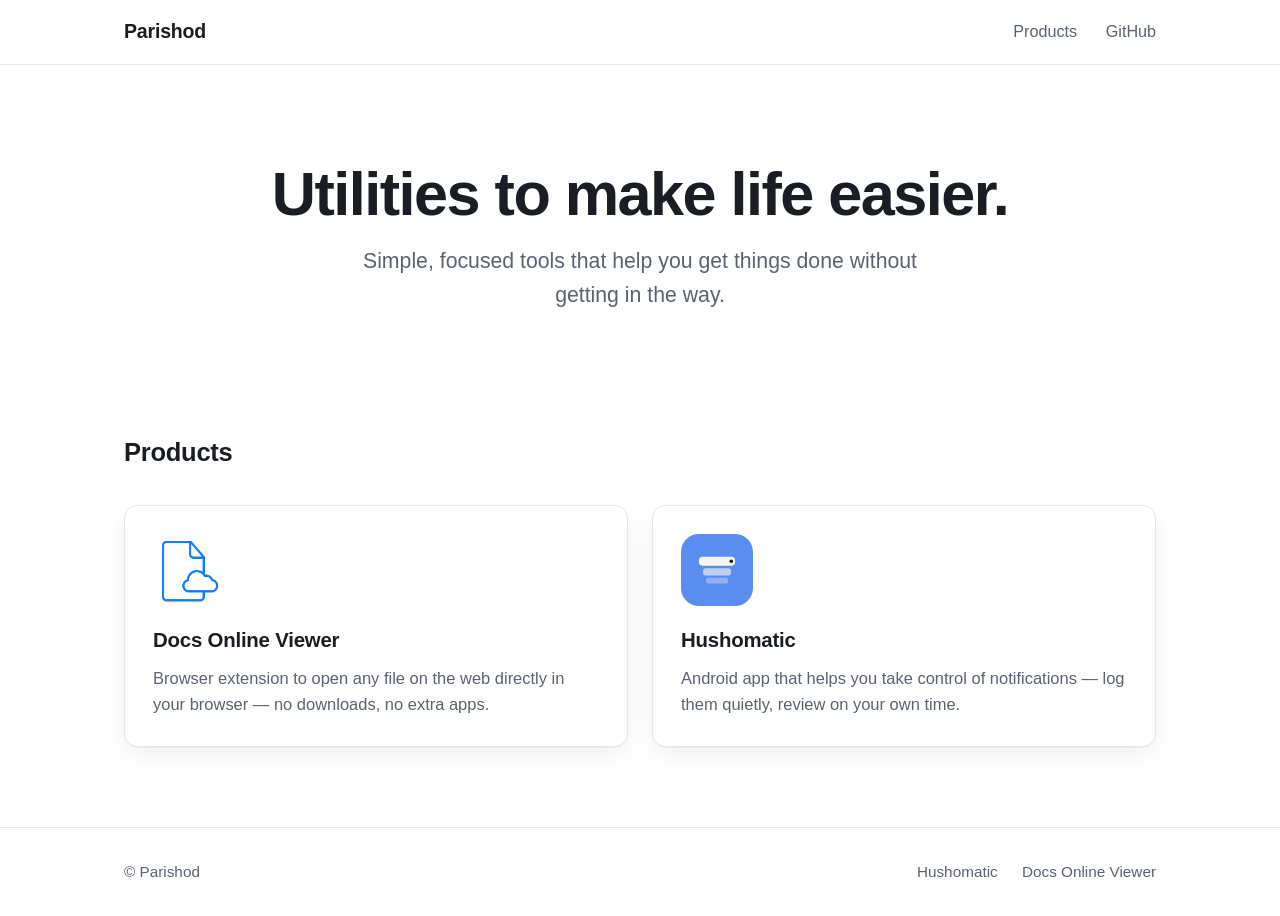
<file: index.html>
<!DOCTYPE html>
<html lang="en">
<head>
    <meta charset="utf-8">
    <meta name="viewport" content="width=device-width, initial-scale=1">
    <title>Parishod &mdash; Utilities to make life easier</title>
    <meta name="description" content="Parishod builds simple, useful software utilities for everyday life.">
    <link rel="icon" type="image/png" href="assets/images/dov-icon2-128.png">
    <link href="css/styles.css" rel="stylesheet">
</head>
<body>

<header class="site-header">
    <div class="container">
        <a class="brand" href="index.html">Parishod</a>
        <nav class="site-nav">
            <a href="#products">Products</a>
            <a href="https://github.com/parishod">GitHub</a>
        </nav>
    </div>
</header>

<section class="hero">
    <div class="container">
        <h1>Utilities to make life easier.</h1>
        <p class="lead">Simple, focused tools that help you get things done without getting in the way.</p>
    </div>
</section>

<section class="section" id="products">
    <div class="container">
        <h2 class="section-title">Products</h2>
        <div class="products-grid">

            <a class="product-card" href="https://dov.parishod.com/">
                <div class="product-icon">
                    <img src="assets/images/dov-icon2-256.png" alt="Docs Online Viewer icon">
                </div>
                <h3>Docs Online Viewer</h3>
                <p>Browser extension to open any file on the web directly in your browser &mdash; no downloads, no extra apps.</p>
            </a>

            <a class="product-card" href="hushomatic/index.html">
                <div class="product-icon">
                    <img src="assets/images/hushomatic-icon.svg" alt="Hushomatic icon">
                </div>
                <h3>Hushomatic</h3>
                <p>Android app that helps you take control of notifications &mdash; log them quietly, review on your own time.</p>
            </a>

        </div>
    </div>
</section>

<footer class="site-footer">
    <div class="container">
        <div>&copy; Parishod</div>
        <div class="footer-links">
            <a href="hushomatic/index.html">Hushomatic</a>
            <a href="https://dov.parishod.com/">Docs Online Viewer</a>
        </div>
    </div>
</footer>

</body>
</html>
</file>
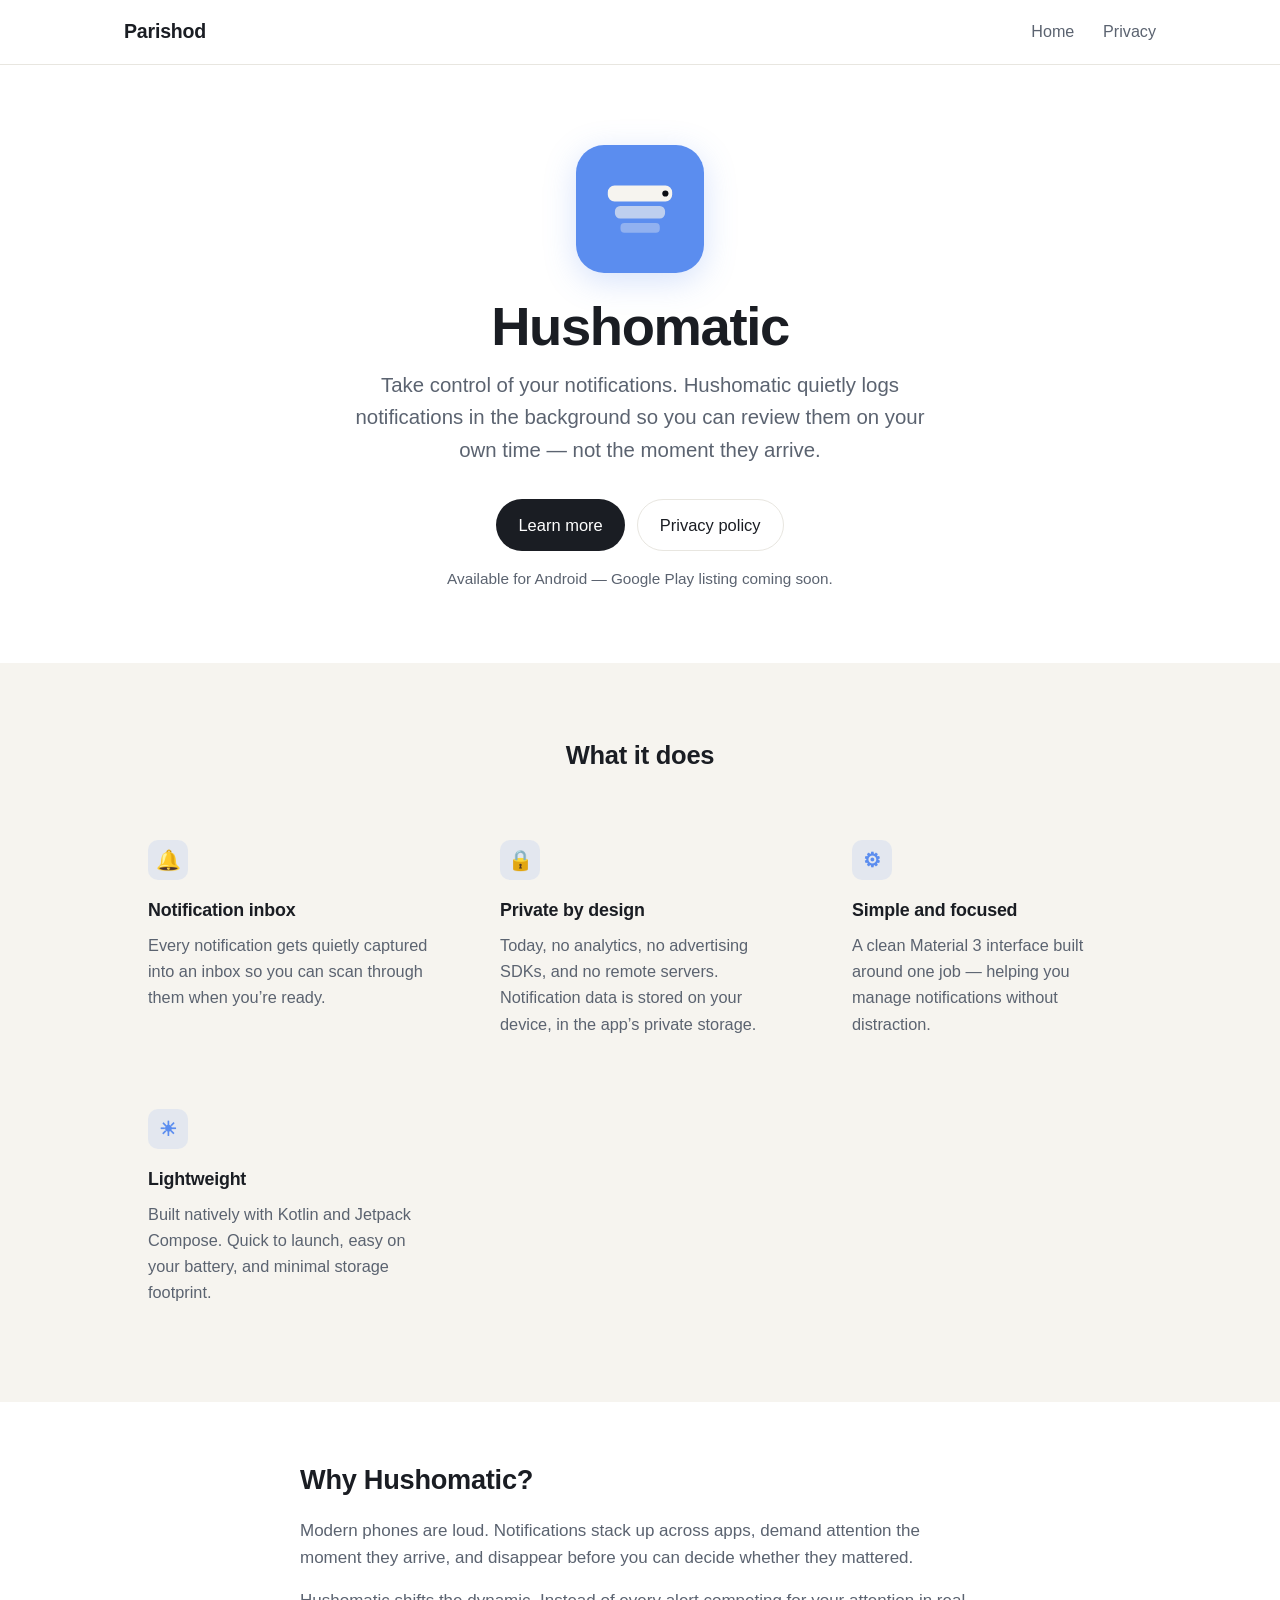
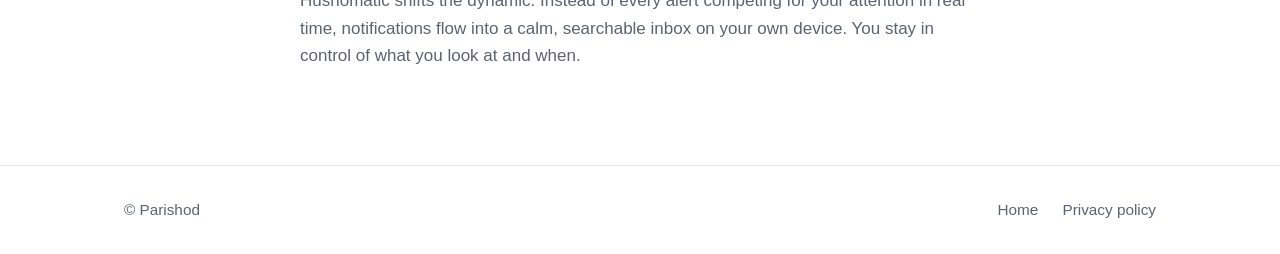
<file: hushomatic/index.html>
<!DOCTYPE html>
<html lang="en">
<head>
    <meta charset="utf-8">
    <meta name="viewport" content="width=device-width, initial-scale=1">
    <title>Hushomatic &mdash; Take control of your notifications</title>
    <meta name="description" content="Hushomatic is an Android app that helps you take control of notifications. Log them quietly in the background and review them on your own time.">
    <link rel="icon" type="image/svg+xml" href="../assets/images/hushomatic-icon.svg">
    <link href="../css/styles.css" rel="stylesheet">
    <style>
        .app-hero {
            padding: 80px 0 56px;
            text-align: center;
        }
        .app-hero .app-icon {
            width: 128px;
            height: 128px;
            border-radius: 28px;
            margin: 0 auto 24px;
            overflow: hidden;
            box-shadow: 0 8px 32px rgba(91, 141, 239, 0.25);
        }
        .app-hero h1 {
            font-size: clamp(2.2rem, 5vw, 3.2rem);
            font-weight: 700;
            letter-spacing: -0.025em;
            margin: 0 0 12px;
            line-height: 1.1;
        }
        .app-hero .tagline {
            color: var(--text-muted);
            font-size: clamp(1.05rem, 2vw, 1.2rem);
            max-width: 600px;
            margin: 0 auto 32px;
        }
        .cta-row {
            display: flex;
            gap: 12px;
            justify-content: center;
            flex-wrap: wrap;
        }
        .cta-btn {
            display: inline-flex;
            align-items: center;
            gap: 8px;
            padding: 12px 22px;
            background: var(--text);
            color: #fff;
            border-radius: 999px;
            font-weight: 500;
            font-size: 0.97rem;
            transition: transform 0.15s ease, background 0.15s ease;
        }
        .cta-btn:hover {
            background: #000;
            color: #fff;
            transform: translateY(-1px);
        }
        .cta-btn.secondary {
            background: transparent;
            color: var(--text);
            border: 1px solid var(--border);
        }
        .cta-btn.secondary:hover {
            background: var(--bg-alt);
            color: var(--text);
        }
        .cta-note {
            margin-top: 16px;
            color: var(--text-muted);
            font-size: 0.9rem;
        }
        .features {
            background: var(--bg-alt);
            padding: 72px 0;
        }
        .features-grid {
            display: grid;
            grid-template-columns: repeat(auto-fit, minmax(260px, 1fr));
            gap: 24px;
        }
        .feature {
            padding: 24px;
        }
        .feature .icon {
            width: 40px;
            height: 40px;
            border-radius: 10px;
            background: rgba(91, 141, 239, 0.12);
            color: var(--accent);
            display: flex;
            align-items: center;
            justify-content: center;
            margin-bottom: 16px;
            font-size: 20px;
            font-weight: 700;
        }
        .feature h3 {
            font-size: 1.05rem;
            margin: 0 0 8px;
            font-weight: 600;
            letter-spacing: -0.01em;
        }
        .feature p {
            color: var(--text-muted);
            margin: 0;
            font-size: 0.96rem;
        }
        .prose {
            max-width: 680px;
            margin: 0 auto;
        }
        .prose h2 {
            font-size: 1.6rem;
            font-weight: 600;
            letter-spacing: -0.01em;
            margin: 0 0 16px;
        }
        .prose p {
            color: var(--text-muted);
            margin: 0 0 16px;
        }
    </style>
</head>
<body>

<header class="site-header">
    <div class="container">
        <a class="brand" href="../index.html">Parishod</a>
        <nav class="site-nav">
            <a href="../index.html">Home</a>
            <a href="privacy.html">Privacy</a>
        </nav>
    </div>
</header>

<section class="app-hero">
    <div class="container">
        <div class="app-icon">
            <img src="../assets/images/hushomatic-icon.svg" alt="Hushomatic icon">
        </div>
        <h1>Hushomatic</h1>
        <p class="tagline">Take control of your notifications. Hushomatic quietly logs notifications in the background so you can review them on your own time &mdash; not the moment they arrive.</p>
        <div class="cta-row">
            <a class="cta-btn" href="#features">Learn more</a>
            <a class="cta-btn secondary" href="privacy.html">Privacy policy</a>
        </div>
        <p class="cta-note">Available for Android &mdash; Google Play listing coming soon.</p>
    </div>
</section>

<section class="features" id="features">
    <div class="container">
        <h2 class="section-title" style="text-align:center; margin-bottom: 40px;">What it does</h2>
        <div class="features-grid">

            <div class="feature">
                <div class="icon">&#128276;</div>
                <h3>Notification inbox</h3>
                <p>Every notification gets quietly captured into an inbox so you can scan through them when you&rsquo;re ready.</p>
            </div>

            <div class="feature">
                <div class="icon">&#128274;</div>
                <h3>Private by design</h3>
                <p>Today, no analytics, no advertising SDKs, and no remote servers. Notification data is stored on your device, in the app&rsquo;s private storage.</p>
            </div>

            <div class="feature">
                <div class="icon">&#9881;</div>
                <h3>Simple and focused</h3>
                <p>A clean Material 3 interface built around one job &mdash; helping you manage notifications without distraction.</p>
            </div>

            <div class="feature">
                <div class="icon">&#9728;</div>
                <h3>Lightweight</h3>
                <p>Built natively with Kotlin and Jetpack Compose. Quick to launch, easy on your battery, and minimal storage footprint.</p>
            </div>

        </div>
    </div>
</section>

<section class="section">
    <div class="container">
        <div class="prose">
            <h2>Why Hushomatic?</h2>
            <p>Modern phones are loud. Notifications stack up across apps, demand attention the moment they arrive, and disappear before you can decide whether they mattered.</p>
            <p>Hushomatic shifts the dynamic. Instead of every alert competing for your attention in real time, notifications flow into a calm, searchable inbox on your own device. You stay in control of what you look at and when.</p>
        </div>
    </div>
</section>

<footer class="site-footer">
    <div class="container">
        <div>&copy; Parishod</div>
        <div class="footer-links">
            <a href="../index.html">Home</a>
            <a href="privacy.html">Privacy policy</a>
        </div>
    </div>
</footer>

</body>
</html>
</file>
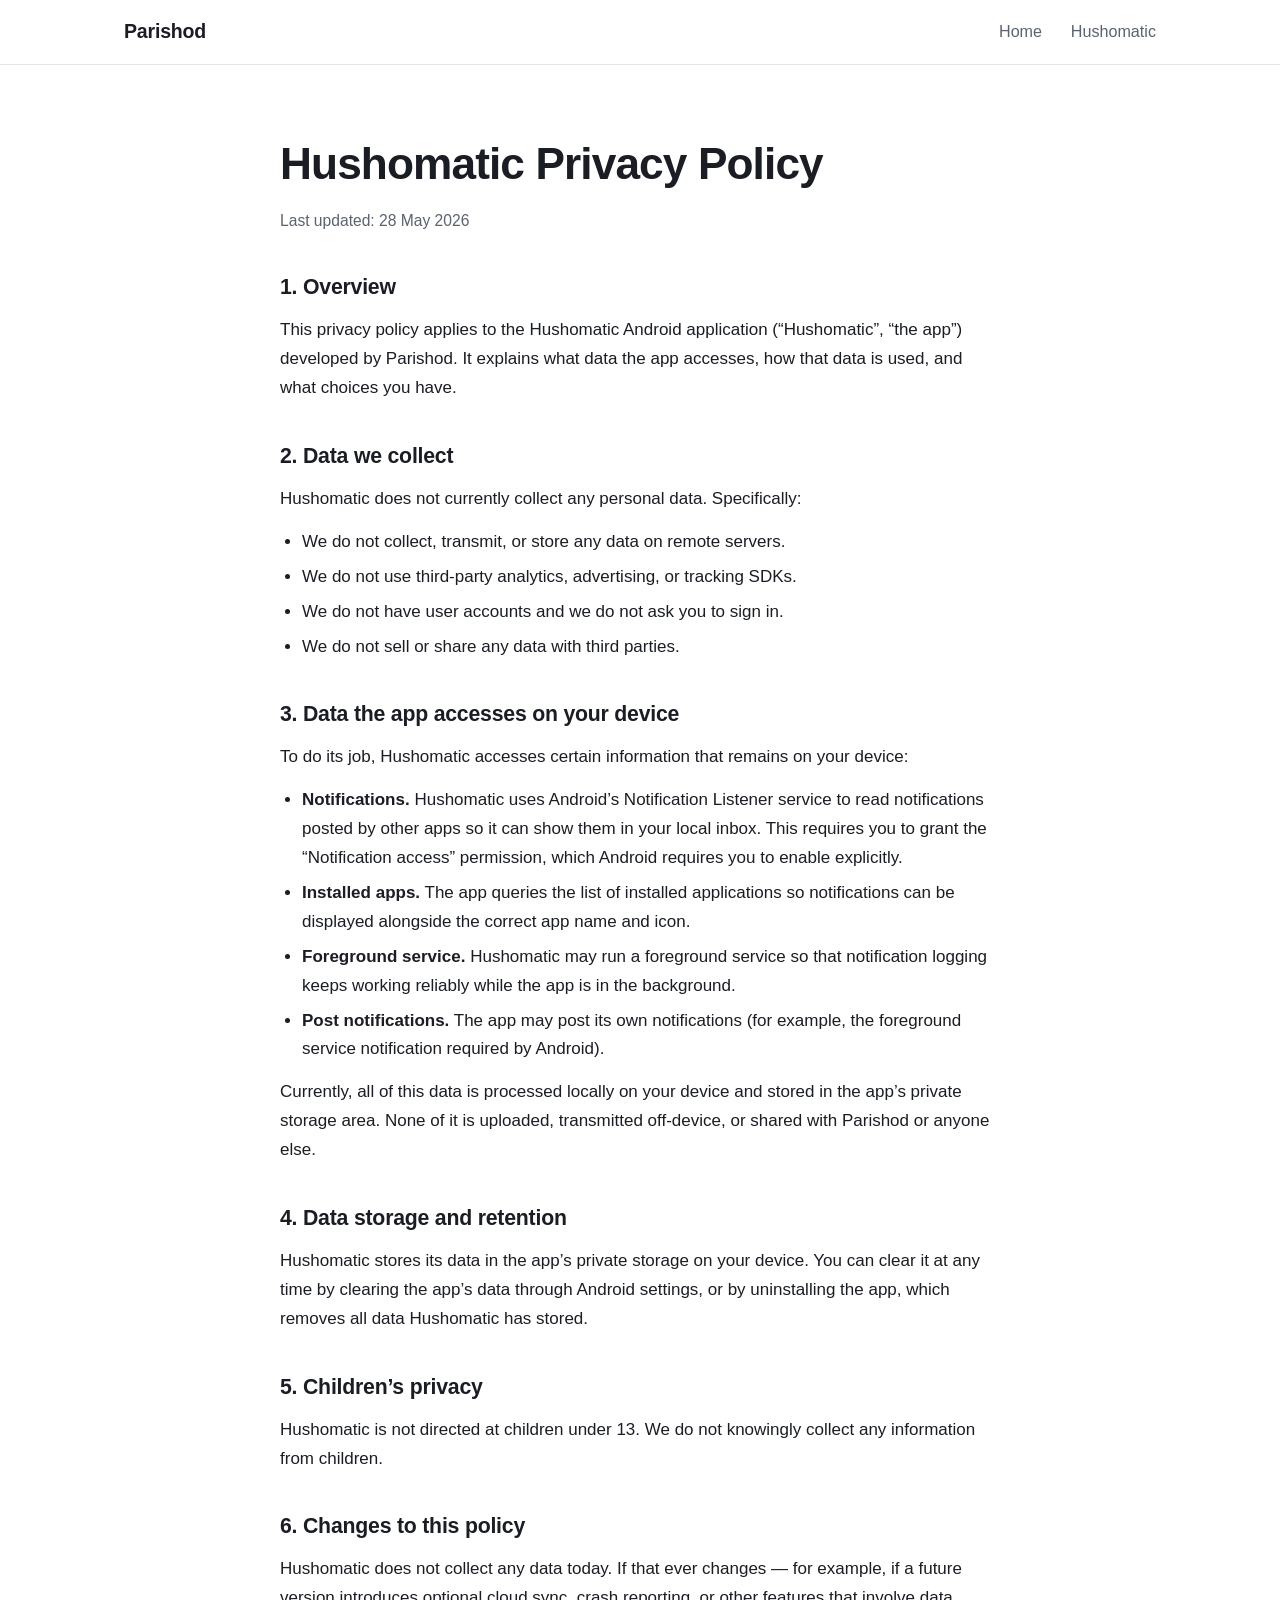
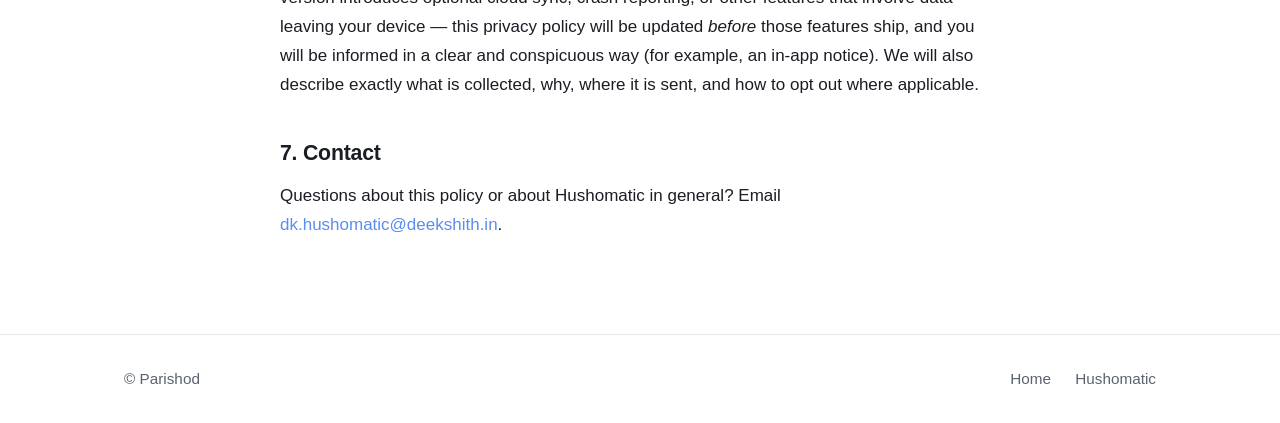
<file: hushomatic/privacy.html>
<!DOCTYPE html>
<html lang="en">
<head>
    <meta charset="utf-8">
    <meta name="viewport" content="width=device-width, initial-scale=1">
    <title>Hushomatic Privacy Policy &mdash; Parishod</title>
    <meta name="description" content="Privacy policy for the Hushomatic Android app.">
    <link rel="icon" type="image/svg+xml" href="../assets/images/hushomatic-icon.svg">
    <link href="../css/styles.css" rel="stylesheet">
    <style>
        .legal {
            max-width: 720px;
            margin: 0 auto;
            padding: 64px 0 80px;
        }
        .legal h1 {
            font-size: clamp(2rem, 4vw, 2.6rem);
            font-weight: 700;
            letter-spacing: -0.02em;
            margin: 0 0 8px;
        }
        .legal .updated {
            color: var(--text-muted);
            font-size: 0.92rem;
            margin: 0 0 32px;
        }
        .legal h2 {
            font-size: 1.25rem;
            font-weight: 600;
            letter-spacing: -0.01em;
            margin: 36px 0 12px;
        }
        .legal p,
        .legal li {
            color: var(--text);
            font-size: 1rem;
            line-height: 1.7;
        }
        .legal p {
            margin: 0 0 14px;
        }
        .legal ul {
            margin: 0 0 14px;
            padding-left: 22px;
        }
        .legal li {
            margin-bottom: 6px;
        }
        .callout {
            background: var(--bg-alt);
            border-left: 3px solid var(--accent);
            padding: 16px 20px;
            border-radius: 8px;
            margin: 20px 0;
        }
        .callout p {
            margin: 0;
        }
    </style>
</head>
<body>

<header class="site-header">
    <div class="container">
        <a class="brand" href="../index.html">Parishod</a>
        <nav class="site-nav">
            <a href="../index.html">Home</a>
            <a href="index.html">Hushomatic</a>
        </nav>
    </div>
</header>

<main class="container">
    <article class="legal">
        <h1>Hushomatic Privacy Policy</h1>
        <p class="updated">Last updated: 28 May 2026</p>

        <h2>1. Overview</h2>
        <p>This privacy policy applies to the Hushomatic Android application (&ldquo;Hushomatic&rdquo;, &ldquo;the app&rdquo;) developed by Parishod. It explains what data the app accesses, how that data is used, and what choices you have.</p>

        <h2>2. Data we collect</h2>
        <p>Hushomatic does not currently collect any personal data. Specifically:</p>
        <ul>
            <li>We do not collect, transmit, or store any data on remote servers.</li>
            <li>We do not use third-party analytics, advertising, or tracking SDKs.</li>
            <li>We do not have user accounts and we do not ask you to sign in.</li>
            <li>We do not sell or share any data with third parties.</li>
        </ul>

        <h2>3. Data the app accesses on your device</h2>
        <p>To do its job, Hushomatic accesses certain information that remains on your device:</p>
        <ul>
            <li><strong>Notifications.</strong> Hushomatic uses Android&rsquo;s Notification Listener service to read notifications posted by other apps so it can show them in your local inbox. This requires you to grant the &ldquo;Notification access&rdquo; permission, which Android requires you to enable explicitly.</li>
            <li><strong>Installed apps.</strong> The app queries the list of installed applications so notifications can be displayed alongside the correct app name and icon.</li>
            <li><strong>Foreground service.</strong> Hushomatic may run a foreground service so that notification logging keeps working reliably while the app is in the background.</li>
            <li><strong>Post notifications.</strong> The app may post its own notifications (for example, the foreground service notification required by Android).</li>
        </ul>
        <p>Currently, all of this data is processed locally on your device and stored in the app&rsquo;s private storage area. None of it is uploaded, transmitted off-device, or shared with Parishod or anyone else.</p>

        <h2>4. Data storage and retention</h2>
        <p>Hushomatic stores its data in the app&rsquo;s private storage on your device. You can clear it at any time by clearing the app&rsquo;s data through Android settings, or by uninstalling the app, which removes all data Hushomatic has stored.</p>

        <h2>5. Children&rsquo;s privacy</h2>
        <p>Hushomatic is not directed at children under 13. We do not knowingly collect any information from children.</p>

        <h2>6. Changes to this policy</h2>
        <p>Hushomatic does not collect any data today. If that ever changes &mdash; for example, if a future version introduces optional cloud sync, crash reporting, or other features that involve data leaving your device &mdash; this privacy policy will be updated <em>before</em> those features ship, and you will be informed in a clear and conspicuous way (for example, an in-app notice). We will also describe exactly what is collected, why, where it is sent, and how to opt out where applicable.</p>

        <h2>7. Contact</h2>
        <p>Questions about this policy or about Hushomatic in general? Email <a href="mailto:dk.hushomatic@deekshith.in">dk.hushomatic@deekshith.in</a>.</p>
    </article>
</main>

<footer class="site-footer">
    <div class="container">
        <div>&copy; Parishod</div>
        <div class="footer-links">
            <a href="../index.html">Home</a>
            <a href="index.html">Hushomatic</a>
        </div>
    </div>
</footer>

</body>
</html>
</file>
<file: css/styles.css>
:root {
    --bg: #ffffff;
    --bg-alt: #f6f4ef;
    --surface: #ffffff;
    --text: #1a1d23;
    --text-muted: #5b6370;
    --border: #e8e6e0;
    --accent: #5b8def;
    --accent-dark: #3f6fd1;
    --shadow: 0 1px 2px rgba(12, 14, 20, 0.04), 0 8px 24px rgba(12, 14, 20, 0.06);
    --shadow-hover: 0 2px 4px rgba(12, 14, 20, 0.06), 0 16px 40px rgba(12, 14, 20, 0.10);
    --radius: 14px;
    --radius-sm: 10px;
    --max-width: 1080px;
}

* {
    box-sizing: border-box;
}

html, body {
    margin: 0;
    padding: 0;
    background: var(--bg);
    color: var(--text);
    font-family: -apple-system, BlinkMacSystemFont, "Segoe UI", Roboto, Oxygen, Ubuntu, Cantarell, "Helvetica Neue", sans-serif;
    font-size: 17px;
    line-height: 1.6;
    -webkit-font-smoothing: antialiased;
    -moz-osx-font-smoothing: grayscale;
}

a {
    color: var(--accent);
    text-decoration: none;
}

a:hover {
    color: var(--accent-dark);
}

img {
    max-width: 100%;
    height: auto;
    display: block;
}

.container {
    max-width: var(--max-width);
    margin: 0 auto;
    padding: 0 24px;
}

.site-header {
    border-bottom: 1px solid var(--border);
    background: rgba(255, 255, 255, 0.85);
    backdrop-filter: saturate(180%) blur(12px);
    -webkit-backdrop-filter: saturate(180%) blur(12px);
    position: sticky;
    top: 0;
    z-index: 50;
}

.site-header .container {
    display: flex;
    align-items: center;
    justify-content: space-between;
    height: 64px;
}

.brand {
    font-weight: 700;
    font-size: 1.15rem;
    letter-spacing: -0.01em;
    color: var(--text);
}

.brand:hover {
    color: var(--text);
}

.site-nav a {
    color: var(--text-muted);
    margin-left: 24px;
    font-size: 0.95rem;
    font-weight: 500;
}

.site-nav a:hover {
    color: var(--text);
}

.hero {
    padding: 96px 0 64px;
    text-align: center;
}

.hero h1 {
    font-size: clamp(2.4rem, 5vw, 3.6rem);
    font-weight: 700;
    letter-spacing: -0.025em;
    margin: 0 0 16px;
    line-height: 1.1;
}

.hero .lead {
    font-size: clamp(1.05rem, 2vw, 1.25rem);
    color: var(--text-muted);
    max-width: 580px;
    margin: 0 auto;
}

.section {
    padding: 56px 0 80px;
}

.section-title {
    font-size: 1.5rem;
    font-weight: 600;
    letter-spacing: -0.01em;
    margin: 0 0 32px;
}

.products-grid {
    display: grid;
    grid-template-columns: repeat(auto-fit, minmax(280px, 1fr));
    gap: 24px;
}

.product-card {
    display: flex;
    flex-direction: column;
    padding: 28px;
    background: var(--surface);
    border: 1px solid var(--border);
    border-radius: var(--radius);
    box-shadow: var(--shadow);
    transition: transform 0.18s ease, box-shadow 0.18s ease, border-color 0.18s ease;
    color: inherit;
}

.product-card:hover {
    transform: translateY(-3px);
    box-shadow: var(--shadow-hover);
    border-color: #d8d4cb;
    color: inherit;
}

.product-icon {
    width: 72px;
    height: 72px;
    border-radius: 18px;
    margin-bottom: 18px;
    overflow: hidden;
    display: flex;
    align-items: center;
    justify-content: center;
    flex-shrink: 0;
}

.product-icon img,
.product-icon svg {
    width: 100%;
    height: 100%;
}

.product-card h3 {
    font-size: 1.2rem;
    font-weight: 600;
    margin: 0 0 8px;
    letter-spacing: -0.01em;
}

.product-card p {
    color: var(--text-muted);
    margin: 0;
    font-size: 0.97rem;
}

.site-footer {
    border-top: 1px solid var(--border);
    padding: 32px 0;
    color: var(--text-muted);
    font-size: 0.9rem;
}

.site-footer .container {
    display: flex;
    flex-wrap: wrap;
    gap: 16px;
    justify-content: space-between;
    align-items: center;
}

.footer-links a {
    color: var(--text-muted);
    margin-left: 20px;
}

.footer-links a:first-child {
    margin-left: 0;
}

.footer-links a:hover {
    color: var(--text);
}

@media (max-width: 600px) {
    .site-nav a {
        margin-left: 16px;
        font-size: 0.9rem;
    }
    .hero {
        padding: 64px 0 40px;
    }
    .section {
        padding: 32px 0 56px;
    }
}
</file>
